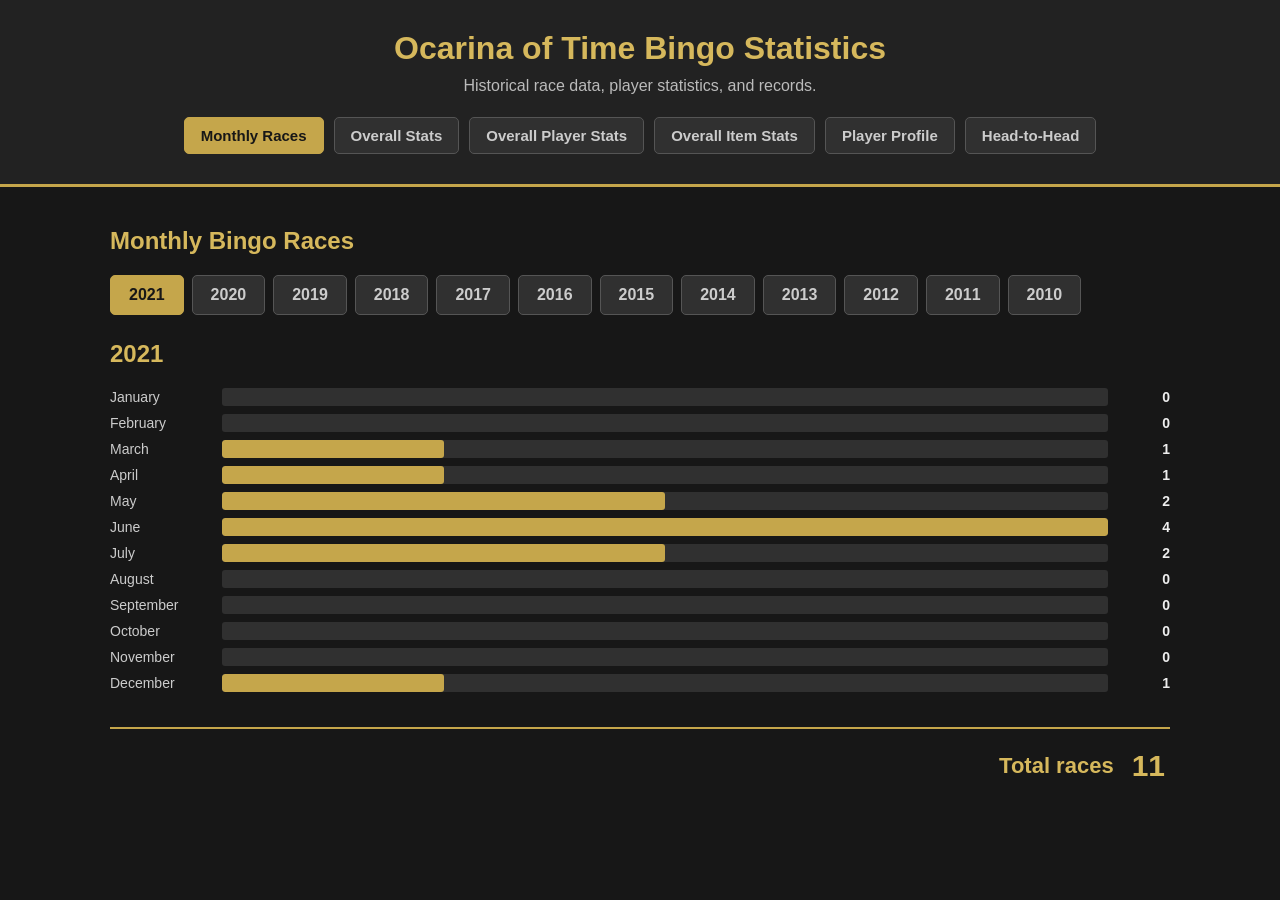
<file: index.html>
<!DOCTYPE html>
<html lang="en">
<head>
    <link rel="stylesheet" href="assets/css/styles.css">
    <meta charset="UTF-8">
    <meta name="viewport" content="width=device-width, initial-scale=1.0">
    <title>OoT Bingo Stats</title>
</head>
<body>

    <header>
        <h1>Ocarina of Time Bingo Statistics</h1>
        <p>Historical race data, player statistics, and records.</p>
        <nav class="site-nav" aria-label="Main navigation">
            <a href="index.html" class="active" aria-current="page">Monthly Races</a>
            <a href="overall_stats.html">Overall Stats</a>
            <a href="overall_player_stats.html">Overall Player Stats</a>
            <a href="overall_itemstats.html">Overall Item Stats</a>
            <a href="player_profile.html">Player Profile</a>
            <a href="head_to_head.html">Head-to-Head</a>
        </nav>
    </header>

<main>
    <h2>Monthly Bingo Races</h2>
    <div id="monthly-stats"></div>
</main>

<script src="assets/js/app.js"></script>
</body>
</html>
</file>
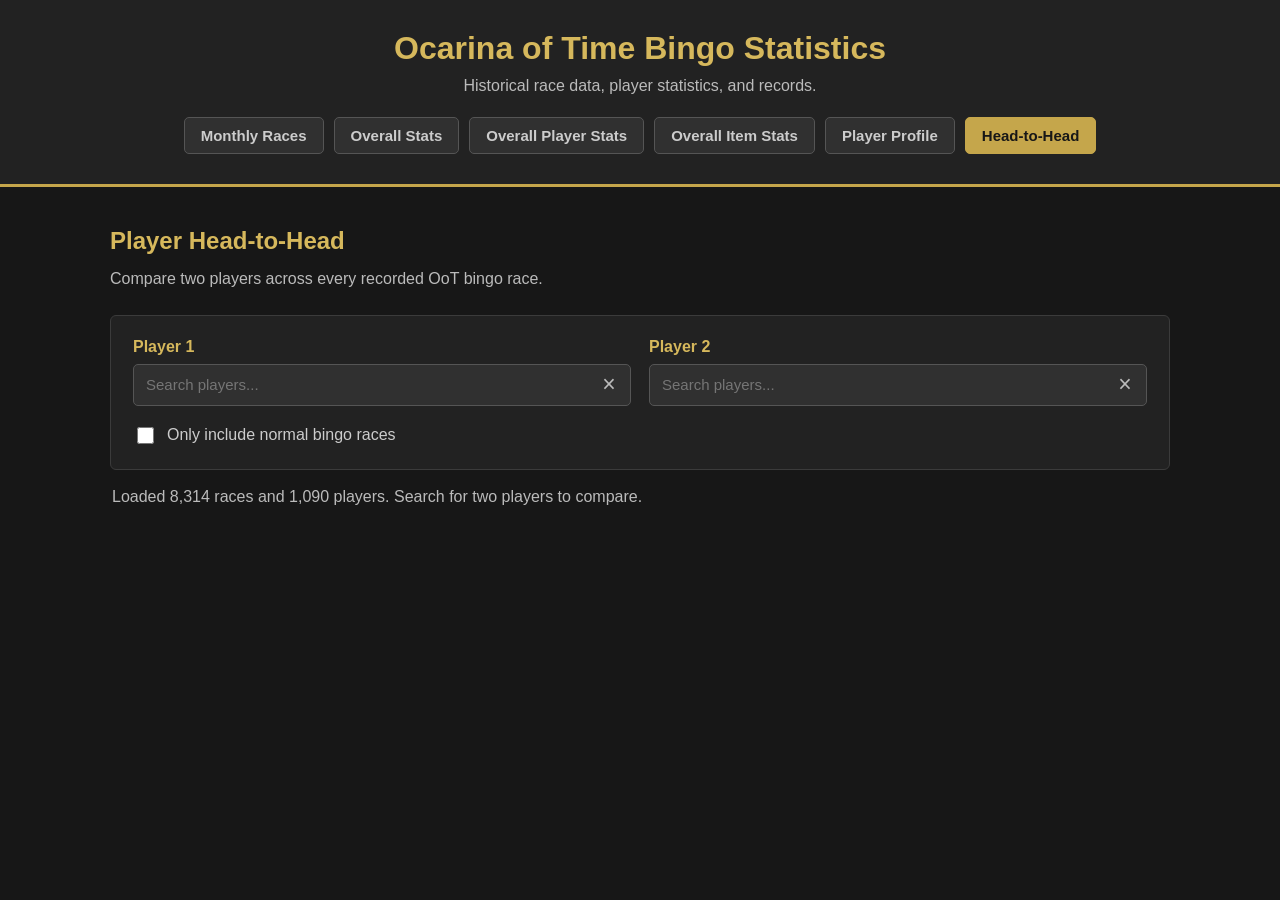
<file: head_to_head.html>
<!DOCTYPE html>
<html lang="en">
<head>
    <meta charset="UTF-8">
    <meta name="viewport" content="width=device-width, initial-scale=1.0">
    <link rel="stylesheet" href="assets/css/styles.css">
    <title>Head-to-Head | OoT Bingo Stats</title>
</head>
<body>
    <header>
        <h1>Ocarina of Time Bingo Statistics</h1>
        <p>Historical race data, player statistics, and records.</p>
        <nav class="site-nav" aria-label="Main navigation">
            <a href="index.html">Monthly Races</a>
            <a href="overall_stats.html">Overall Stats</a>
            <a href="overall_player_stats.html">Overall Player Stats</a>
            <a href="overall_itemstats.html">Overall Item Stats</a>
            <a href="player_profile.html">Player Profile</a>
            <a href="head_to_head.html" class="active" aria-current="page">Head-to-Head</a>
        </nav>
    </header>

    <main>
        <h2>Player Head-to-Head</h2>
        <p class="h2h-intro">Compare two players across every recorded OoT bingo race.</p>

        <section class="h2h-controls" aria-label="Player comparison controls">
            <div class="h2h-player-select h2h-autocomplete" data-player="one">
                <label for="player-one">Player 1</label>
                <div class="h2h-input-wrap">
                    <input id="player-one" type="text" placeholder="Search players..." autocomplete="off"
                        role="combobox" aria-autocomplete="list" aria-expanded="false" aria-controls="player-one-options">
                    <button type="button" class="h2h-clear" aria-label="Clear Player 1" title="Clear">×</button>
                </div>
                <ul id="player-one-options" class="h2h-suggestions" role="listbox" hidden></ul>
            </div>
            <div class="h2h-player-select h2h-autocomplete" data-player="two">
                <label for="player-two">Player 2</label>
                <div class="h2h-input-wrap">
                    <input id="player-two" type="text" placeholder="Search players..." autocomplete="off"
                        role="combobox" aria-autocomplete="list" aria-expanded="false" aria-controls="player-two-options">
                    <button type="button" class="h2h-clear" aria-label="Clear Player 2" title="Clear">×</button>
                </div>
                <ul id="player-two-options" class="h2h-suggestions" role="listbox" hidden></ul>
            </div>
            <label class="h2h-checkbox" for="normal-only">
                <input type="checkbox" id="normal-only">
                <span>Only include normal bingo races</span>
            </label>
        </section>

        <div id="h2h-status" class="stats-message" aria-live="polite">Loading race data...</div>
        <section id="h2h-results" aria-live="polite"></section>
    </main>

    <script src="assets/js/head_to_head.js"></script>
</body>
</html>
</file>
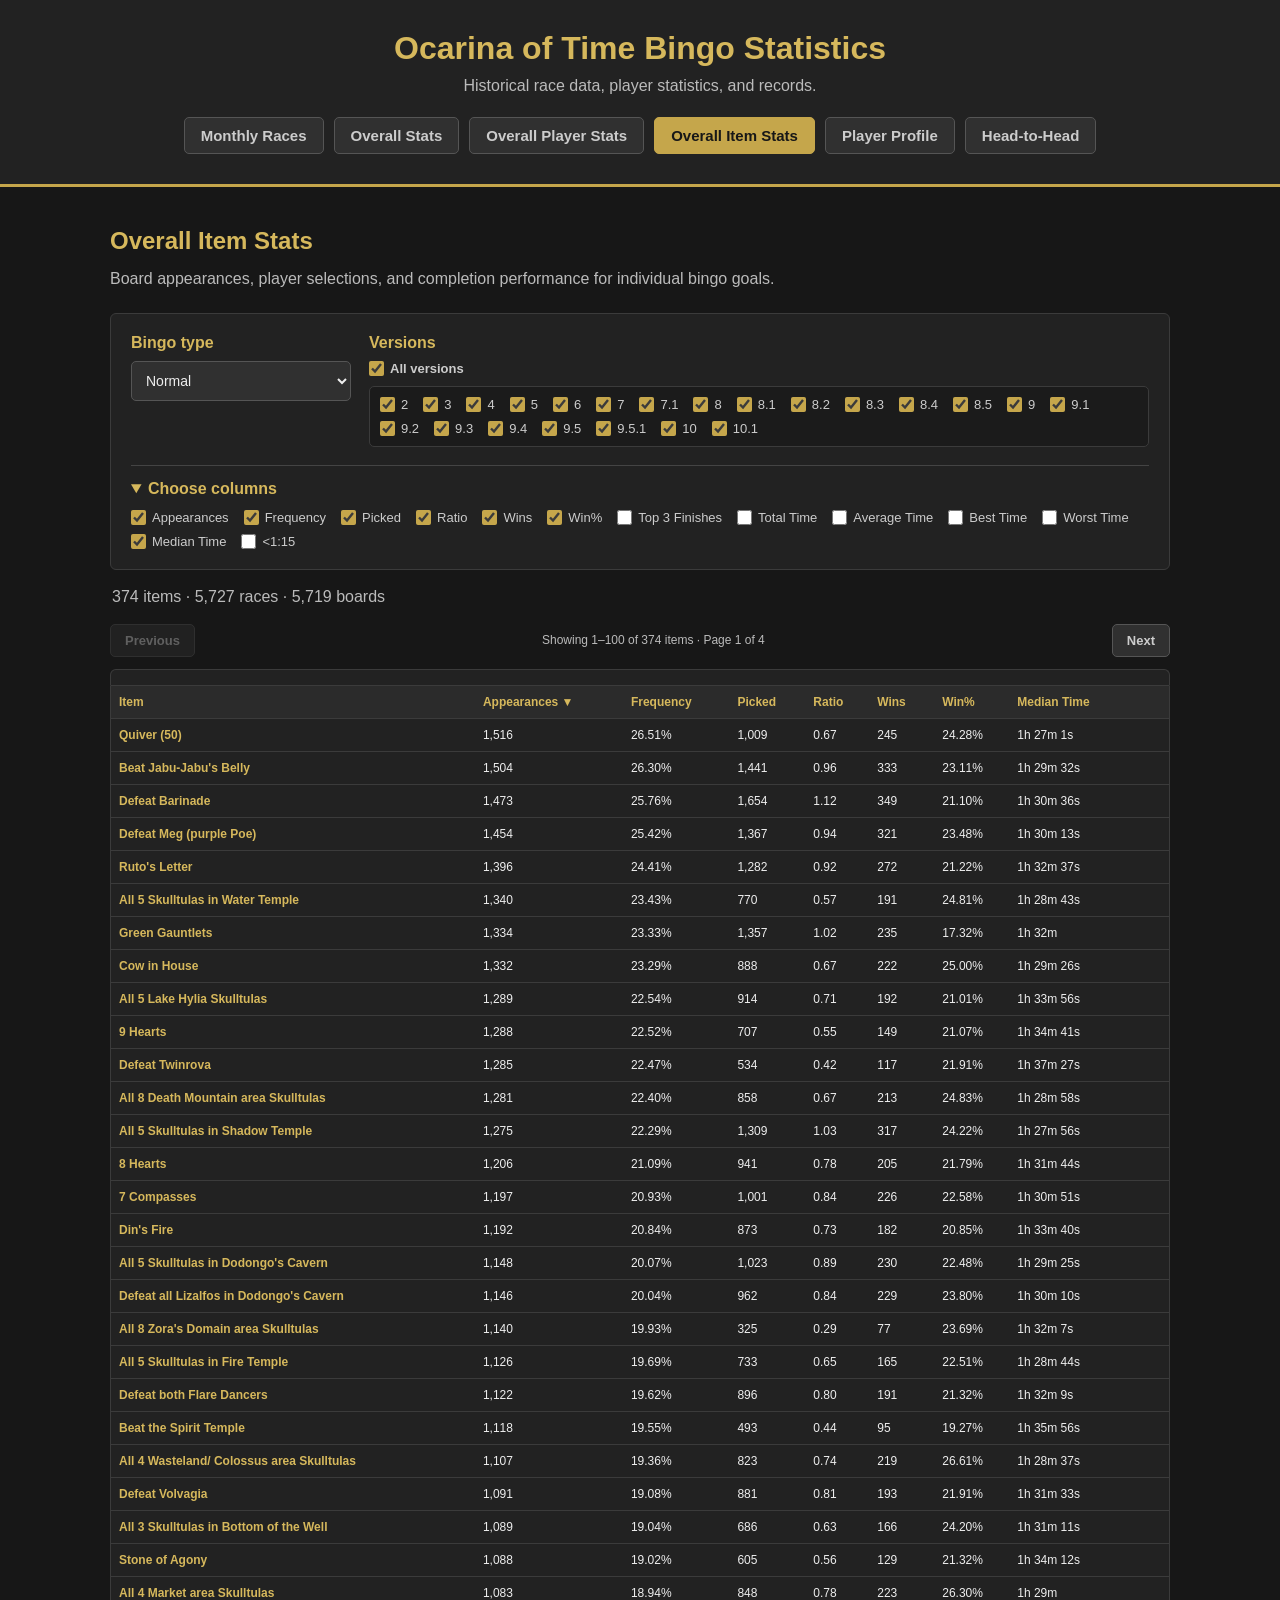
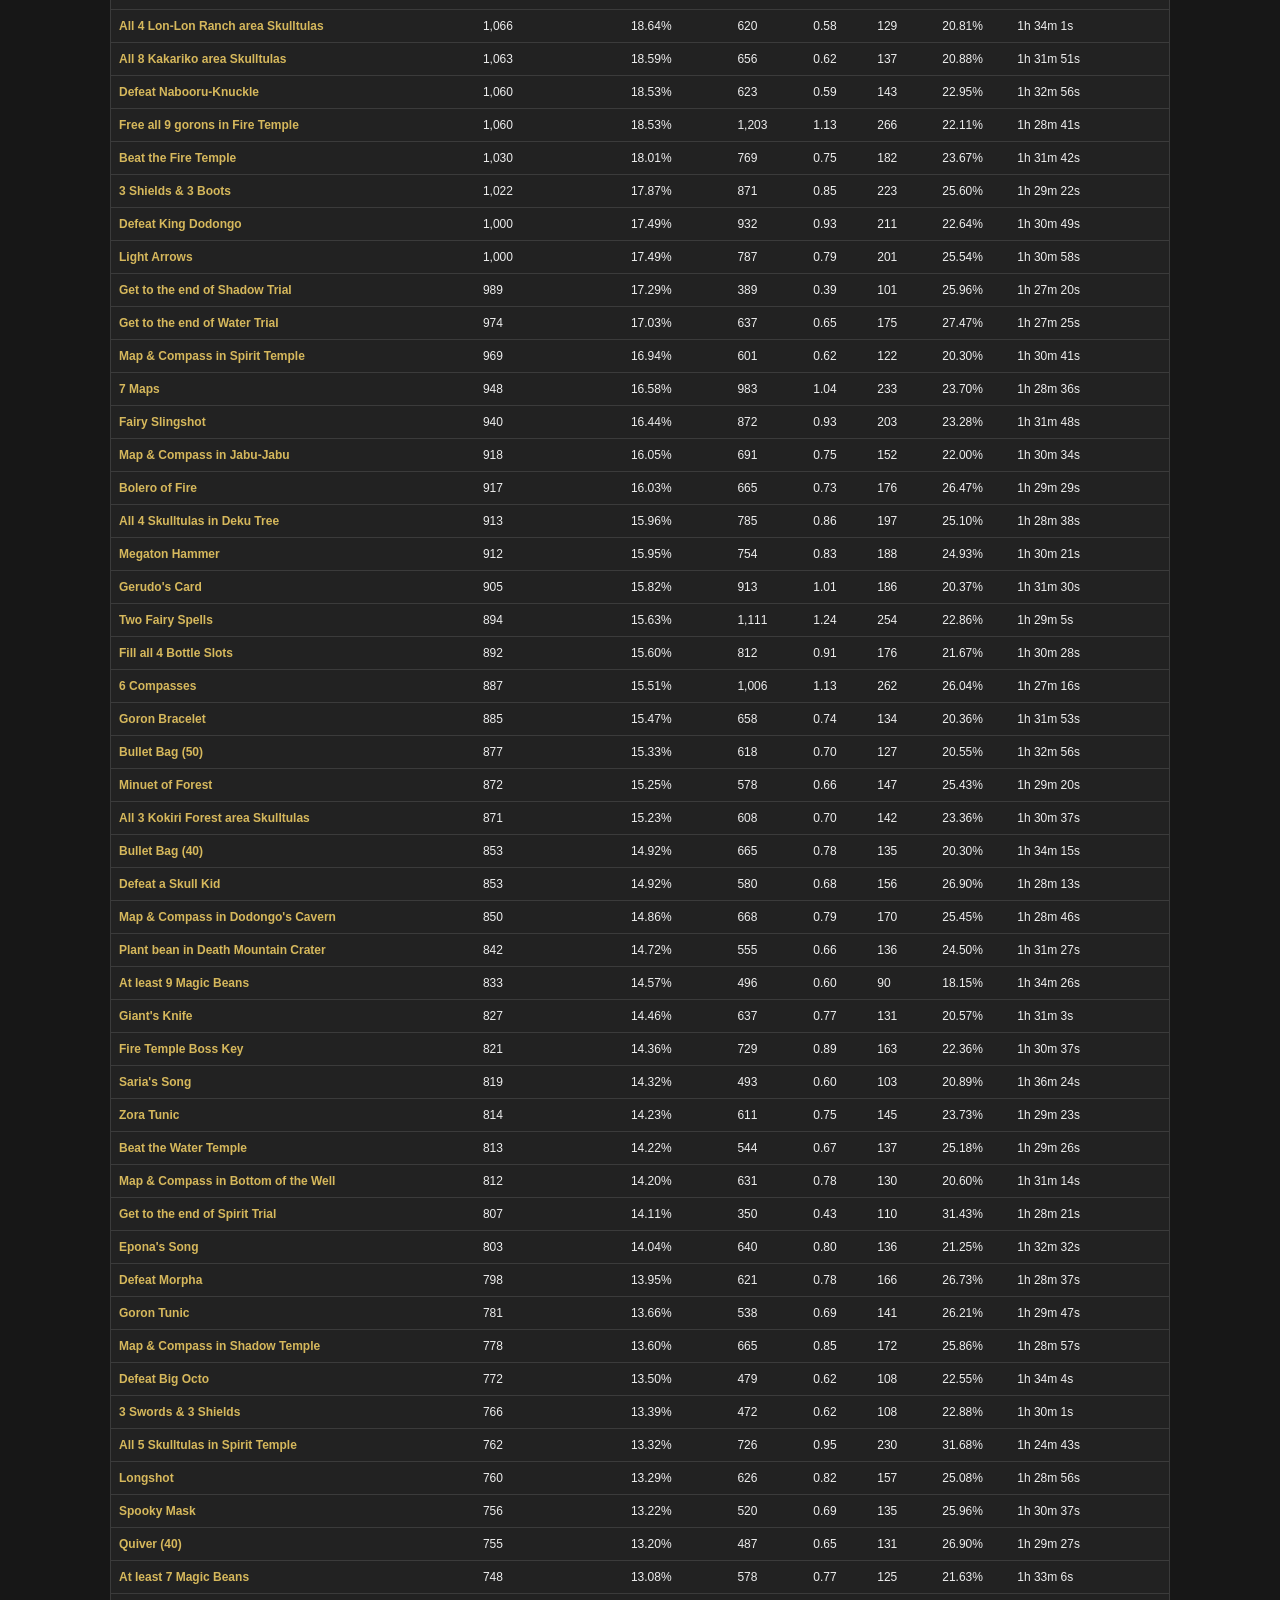
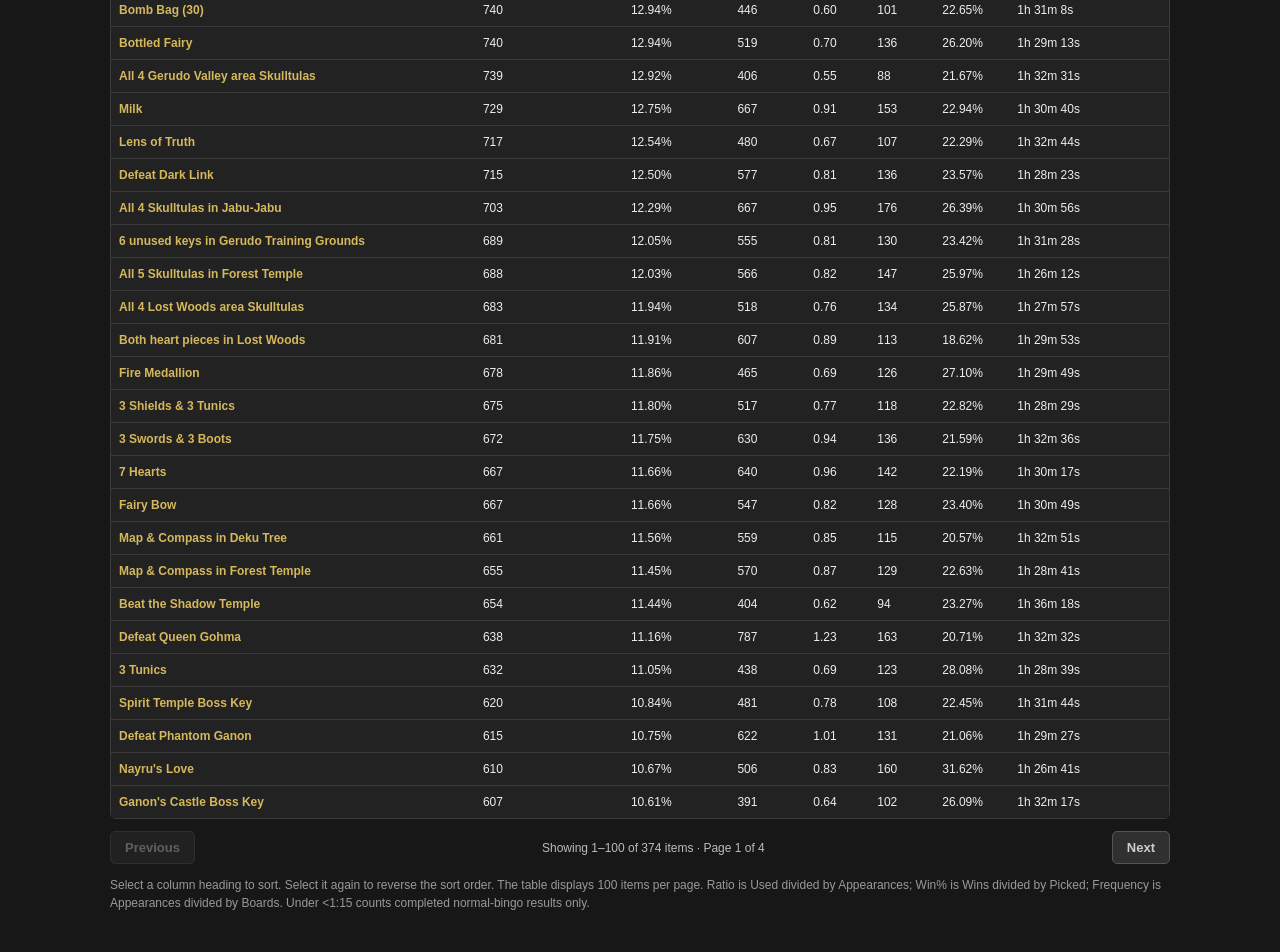
<file: overall_itemstats.html>
<!DOCTYPE html>
<html lang="en">
<head>
    <meta charset="UTF-8">
    <meta name="viewport" content="width=device-width, initial-scale=1.0">
    <link rel="stylesheet" href="assets/css/styles.css">
    <title>Overall Item Stats | OoT Bingo Stats</title>
</head>
<body>
    <header>
        <h1>Ocarina of Time Bingo Statistics</h1>
        <p>Historical race data, player statistics, and records.</p>
        <nav class="site-nav" aria-label="Main navigation">
            <a href="index.html">Monthly Races</a>
            <a href="overall_stats.html">Overall Stats</a>
            <a href="overall_player_stats.html">Overall Player Stats</a>
            <a href="overall_itemstats.html" class="active" aria-current="page">Overall Item Stats</a>
            <a href="player_profile.html">Player Profile</a>
            <a href="head_to_head.html">Head-to-Head</a>
        </nav>
    </header>

    <main>
        <h2>Overall Item Stats</h2>
        <p class="h2h-intro">Board appearances, player selections, and completion performance for individual bingo goals.</p>
        <div id="overall-item-stats" aria-live="polite">
            <p class="stats-message">Loading overall item statistics...</p>
        </div>
    </main>

    <script src="assets/js/overall_item_stats.js"></script>
</body>
</html>
</file>
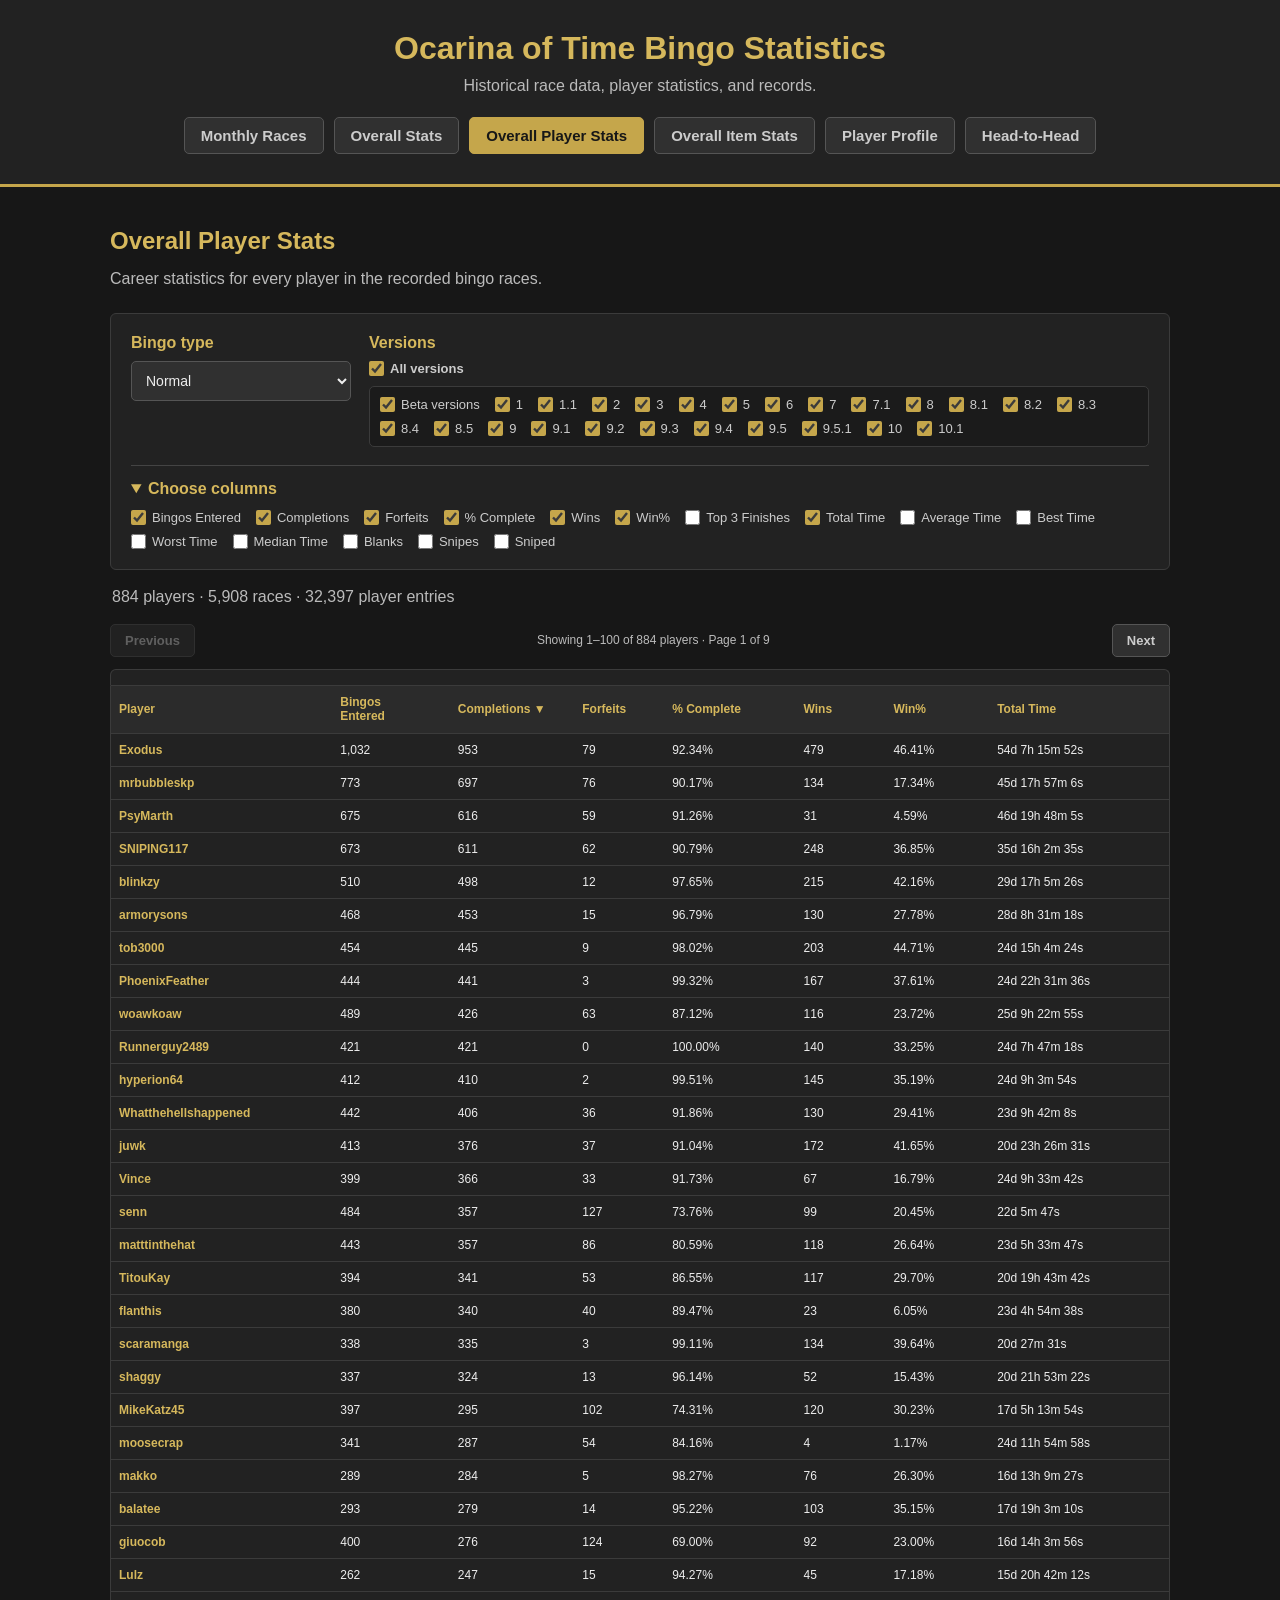
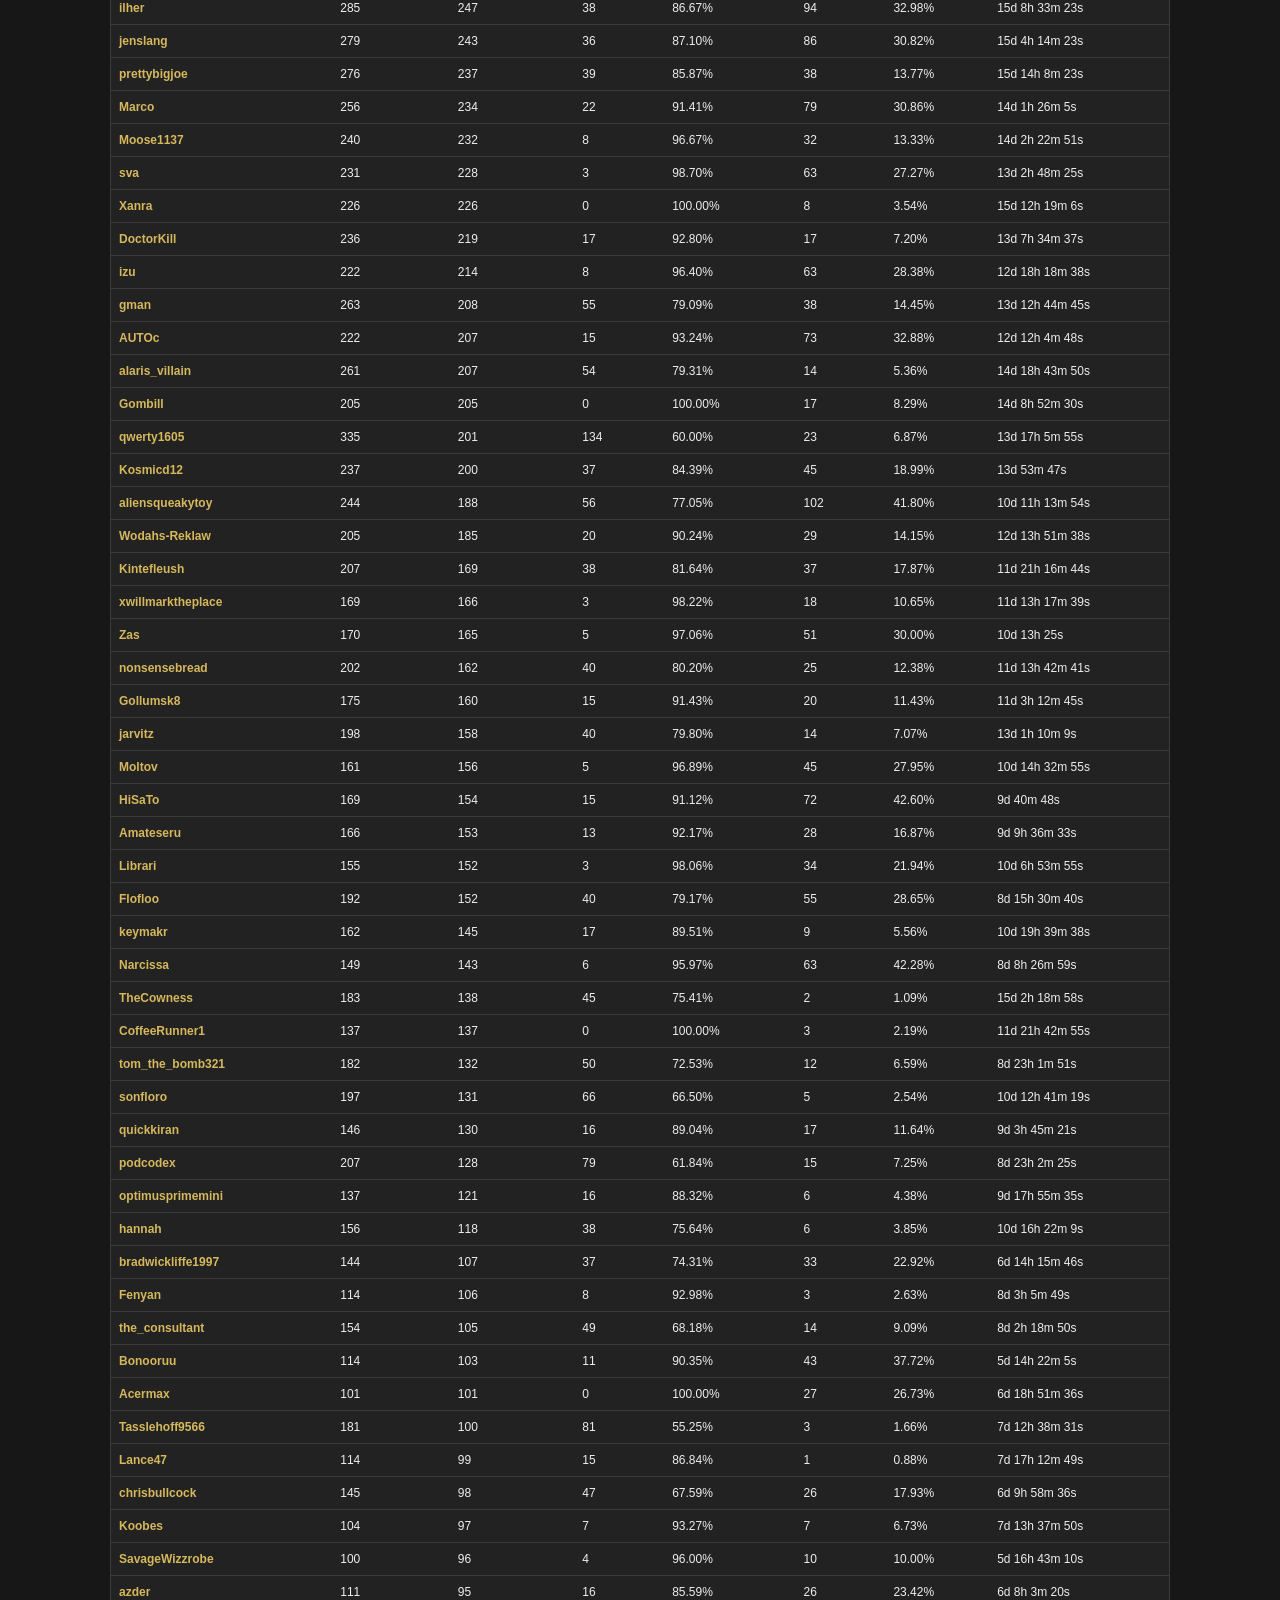
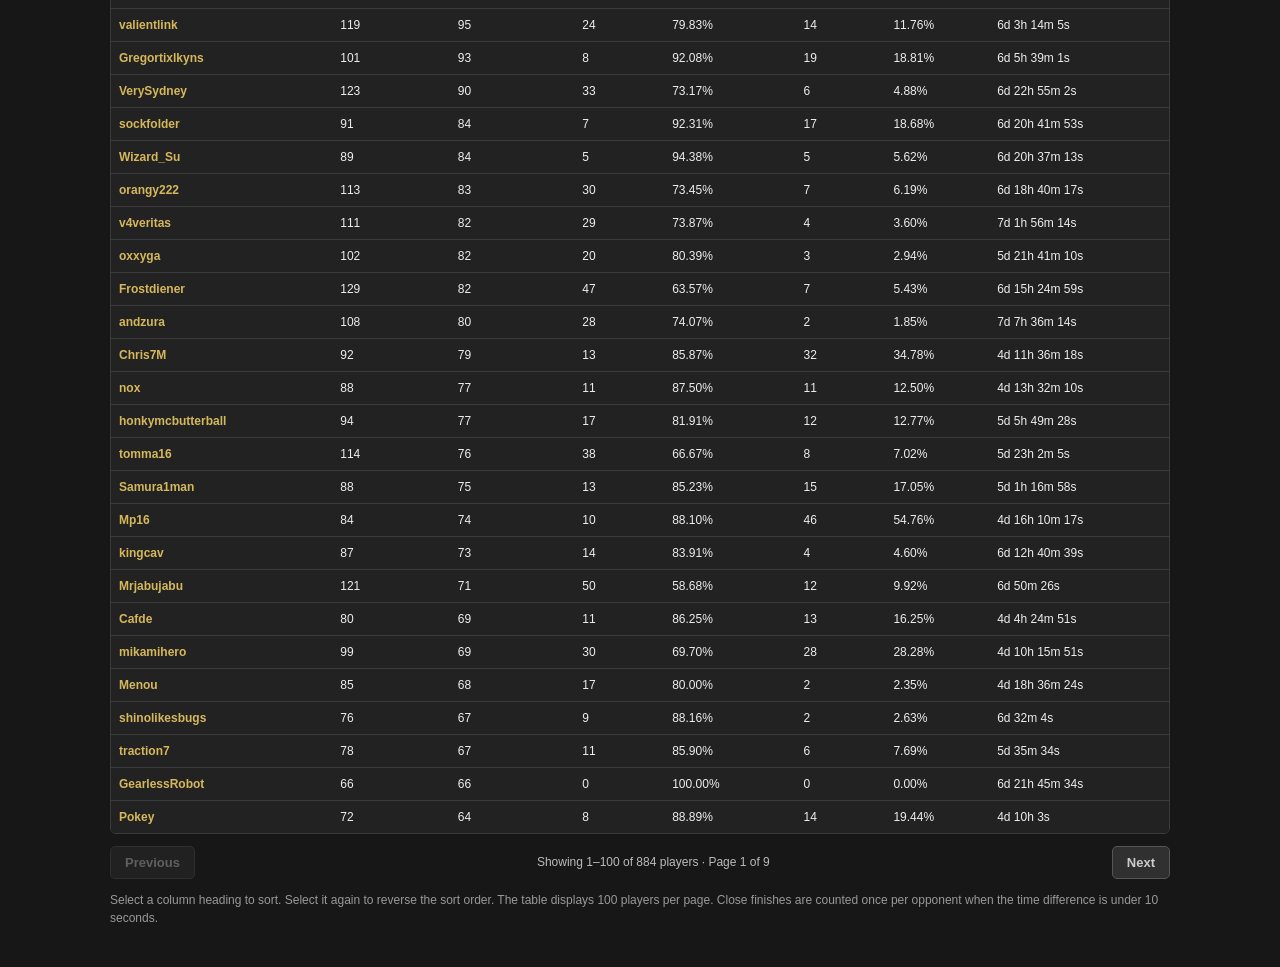
<file: overall_player_stats.html>
<!DOCTYPE html>
<html lang="en">
<head>
    <meta charset="UTF-8">
    <meta name="viewport" content="width=device-width, initial-scale=1.0">
    <link rel="stylesheet" href="assets/css/styles.css">
    <title>Overall Player Stats | OoT Bingo Stats</title>
</head>
<body>
    <header>
        <h1>Ocarina of Time Bingo Statistics</h1>
        <p>Historical race data, player statistics, and records.</p>
        <nav class="site-nav" aria-label="Main navigation">
            <a href="index.html">Monthly Races</a>
            <a href="overall_stats.html">Overall Stats</a>
            <a href="overall_player_stats.html" class="active" aria-current="page">Overall Player Stats</a>
            <a href="overall_itemstats.html">Overall Item Stats</a>
            <a href="player_profile.html">Player Profile</a>
            <a href="head_to_head.html">Head-to-Head</a>
        </nav>
    </header>

    <main>
        <h2>Overall Player Stats</h2>
        <p class="h2h-intro">Career statistics for every player in the recorded bingo races.</p>
        <div id="overall-player-stats" aria-live="polite">
            <p class="stats-message">Loading overall player statistics...</p>
        </div>
    </main>

    <script src="assets/js/overall_player_stats.js"></script>
</body>
</html>
</file>
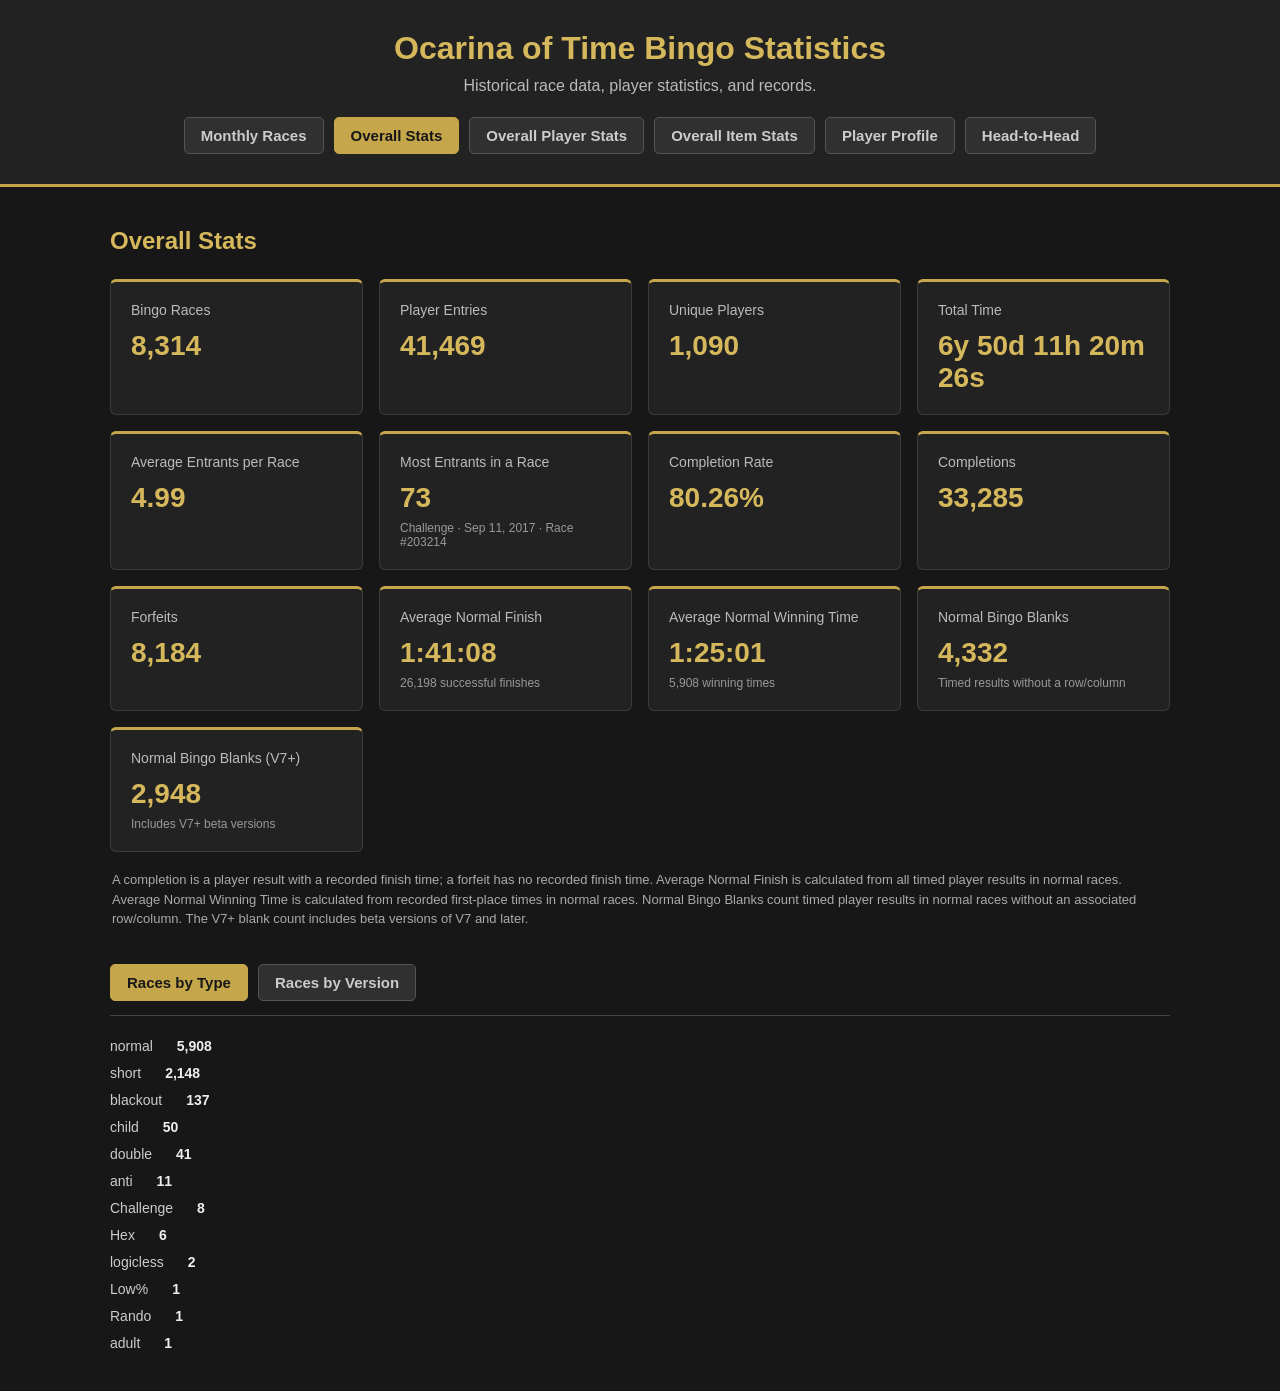
<file: overall_stats.html>
<!DOCTYPE html>
<html lang="en">
<head>
    <meta charset="UTF-8">
    <meta name="viewport" content="width=device-width, initial-scale=1.0">
    <link rel="stylesheet" href="assets/css/styles.css">
    <title>Overall Stats | OoT Bingo Stats</title>
</head>
<body>
    <header>
        <h1>Ocarina of Time Bingo Statistics</h1>
        <p>Historical race data, player statistics, and records.</p>
        <nav class="site-nav" aria-label="Main navigation">
            <a href="index.html">Monthly Races</a>
            <a href="overall_stats.html" class="active" aria-current="page">Overall Stats</a>
            <a href="overall_player_stats.html">Overall Player Stats</a>
            <a href="overall_itemstats.html">Overall Item Stats</a>
            <a href="player_profile.html">Player Profile</a>
            <a href="head_to_head.html">Head-to-Head</a>
        </nav>
    </header>
    <main>
        <h2>Overall Stats</h2>
        <div id="overall-stats" aria-live="polite">
            <p class="stats-message">Loading overall statistics...</p>
        </div>
    </main>
    <script src="assets/js/overall_stats.js"></script>
</body>
</html>
</file>
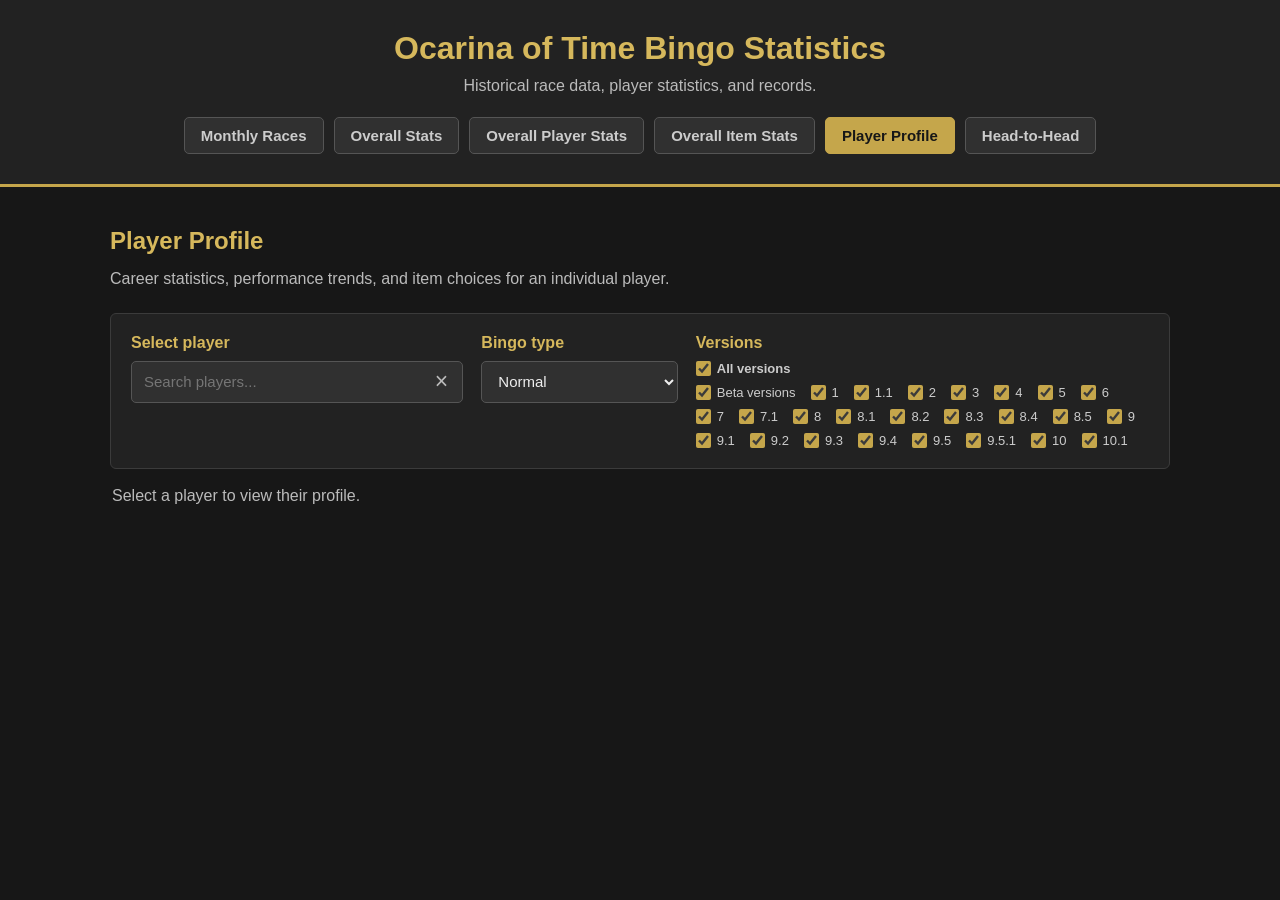
<file: player_profile.html>
<!DOCTYPE html>
<html lang="en">
<head>
    <meta charset="UTF-8">
    <meta name="viewport" content="width=device-width, initial-scale=1.0">
    <link rel="stylesheet" href="assets/css/styles.css">
    <title>Player Profile | OoT Bingo Stats</title>
    <style>
        /* Player Profile — match the site's charcoal, gray, and gold theme. */
        .profile-controls {
            display: grid;
            grid-template-columns: minmax(220px, 1.1fr) minmax(170px, .65fr) minmax(260px, 1.5fr);
            gap: 18px;
            align-items: start;
            margin: 22px 0 18px;
            padding: 20px;
            background: #222222;
            border: 1px solid #3b3b3b;
            border-radius: 6px;
        }
        .profile-player-select { position: relative; min-width: 0; }
        .profile-player-select label, .profile-control-label {
            display: block;
            color: #d6b85c;
            font-weight: bold;
            margin-bottom: 9px;
        }
        .profile-input-wrap { position: relative; display: flex; align-items: center; }
        .profile-input-wrap input, .profile-type-select {
            width: 100%;
            min-width: 0;
            min-height: 42px;
            padding: 9px 42px 9px 12px;
            color: #eeeeee;
            background: #303030;
            border: 1px solid #555555;
            border-radius: 5px;
            font-size: 15px;
        }
        .profile-input-wrap input:focus, .profile-type-select:focus {
            outline: 2px solid #c5a64b;
            outline-offset: 1px;
            border-color: #c5a64b;
        }
        .profile-clear {
            position: absolute;
            right: 8px;
            width: 28px;
            height: 28px;
            padding: 0;
            color: #bbbbbb;
            background: transparent;
            border: 0;
            border-radius: 4px;
            font-size: 23px;
            line-height: 1;
            cursor: pointer;
        }
        .profile-clear:hover { color: #ffffff; background: #484848; }
        .profile-suggestions {
            position: absolute;
            z-index: 30;
            top: calc(100% + 4px);
            left: 0;
            right: 0;
            max-height: 280px;
            overflow-y: auto;
            margin: 0;
            padding: 4px;
            list-style: none;
            background: #252525;
            border: 1px solid #666666;
            border-radius: 5px;
            box-shadow: 0 8px 18px rgba(0,0,0,.45);
        }
        .profile-suggestion, .profile-no-suggestions {
            padding: 9px 10px;
            border-radius: 3px;
            color: #eeeeee;
            font-size: 14px;
        }
        .profile-suggestion { cursor: pointer; }
        .profile-suggestion:hover, .profile-suggestion.active {
            color: #171717;
            background: #c5a64b;
        }
        .profile-no-suggestions { color: #999999; }
        .profile-version-options, .profile-version-list {
            display: flex;
            flex-wrap: wrap;
            gap: 9px 15px;
        }
        .profile-version-options { max-width: 760px; }
        .profile-version-options label {
            display: inline-flex;
            align-items: center;
            gap: 6px;
            color: #cccccc;
            font-size: 13px;
            white-space: nowrap;
            cursor: pointer;
        }
        .profile-version-options input {
            width: 15px;
            height: 15px;
            margin: 0;
            accent-color: #c5a64b;
        }
        .profile-version-all { flex-basis: 100%; font-weight: bold; }
        .profile-status { min-height: 22px; margin: 12px 2px 18px; color: #bbbbbb; }
        .profile-section { margin: 28px 0; }
        .profile-section h3 {
            color: #d6b85c;
            font-size: 22px;
            margin: 0 0 14px;
            border-bottom: 1px solid #444444;
            padding-bottom: 9px;
        }
        .profile-overview-layout {
            display: grid;
            grid-template-columns: minmax(0, 2fr) minmax(280px, 1fr);
            gap: 22px;
            align-items: start;
            margin-top: 24px;
        }
        .profile-stat-grid {
            display: grid;
            grid-template-columns: repeat(3, minmax(0, 1fr));
            gap: 14px;
            margin-top: 0;
        }
        .profile-overview-layout .profile-section { margin: 0; min-width: 0; }
        .profile-overview-layout .profile-section h3 { margin-top: 0; }
        .profile-overview-layout .profile-items-table { table-layout: fixed; }
        .profile-overview-layout .profile-items-table td:first-child { overflow-wrap: anywhere; }
        .profile-stat-card {
            min-height: 115px;
            padding: 20px;
            background: #222222;
            border: 1px solid #3b3b3b;
            border-top: 3px solid #c5a64b;
            border-radius: 6px;
            min-width: 0;
        }
        .profile-stat-label { color: #bbbbbb; font-size: 14px; margin-bottom: 12px; }
        .profile-stat-value {
            color: #d6b85c;
            font-size: 26px;
            font-weight: bold;
            font-variant-numeric: tabular-nums;
            overflow-wrap: anywhere;
        }
        .profile-chart-card {
            padding: 20px;
            background: #222222;
            border: 1px solid #3b3b3b;
            border-top: 3px solid #c5a64b;
            border-radius: 6px;
            margin: 14px 0;
            color: #eeeeee;
        }
        .profile-chart-wrap { width: 100%; overflow-x: auto; }
        .profile-chart { display: block; width: 100%; min-width: 620px; height: auto; color: #cccccc; }
        .profile-chart-legend {
            display: flex;
            flex-wrap: wrap;
            gap: 1rem;
            color: #cccccc;
            font-size: .9rem;
            margin-top: .75rem;
        }
        .profile-legend-line {
            display: inline-block;
            width: 24px;
            border-top: 3px solid currentColor;
            vertical-align: middle;
            margin-right: .35rem;
        }
        .profile-items-table {
            width: 100%;
            border-collapse: collapse;
            background: #222222;
            color: #eeeeee;
            border: 1px solid #3b3b3b;
            border-radius: 6px;
            font-size: 14px;
        }
        .profile-items-table th, .profile-items-table td {
            text-align: left;
            padding: 11px 12px;
            border-bottom: 1px solid #3b3b3b;
        }
        .profile-items-table th {
            color: #d6b85c;
            background: #2b2b2b;
            font-weight: bold;
        }
        .profile-items-table th:last-child, .profile-items-table td:last-child {
            text-align: right;
            font-variant-numeric: tabular-nums;
        }
        .profile-items-table tbody tr:hover { background: #2b2b2b; }
        .profile-items-table tbody tr:last-child td { border-bottom: 0; }
        .profile-muted { color: #aaaaaa; font-size: 13px; line-height: 1.5; }
        .profile-empty { padding: 1rem; text-align: center; color: #aaaaaa; }
        @media (max-width: 1050px) {
            .profile-overview-layout { grid-template-columns: minmax(0, 1.7fr) minmax(250px, 1fr); gap: 16px; }
            .profile-stat-grid { grid-template-columns: repeat(2, minmax(0, 1fr)); }
        }
        @media (max-width: 800px) {
            .profile-overview-layout { grid-template-columns: 1fr; }
            .profile-stat-grid { grid-template-columns: repeat(3, minmax(0, 1fr)); }
            .profile-controls { grid-template-columns: repeat(2, minmax(0, 1fr)); }
            .profile-controls > :last-child { grid-column: 1 / -1; }
        }
        @media (max-width: 600px) {
            .profile-controls { display: block; padding: 16px; }
            .profile-controls > * { margin-bottom: 18px; }
            .profile-controls > :last-child { margin-bottom: 0; }
            .profile-stat-grid { grid-template-columns: repeat(2, minmax(0, 1fr)); }
            .profile-stat-card { padding: 16px; }
            .profile-stat-value { font-size: 23px; }
            .profile-chart-card { padding: 14px; }
        }
    </style>
</head>
<body>
    <header>
        <h1>Ocarina of Time Bingo Statistics</h1>
        <p>Historical race data, player statistics, and records.</p>
        <nav class="site-nav" aria-label="Main navigation">
            <a href="index.html">Monthly Races</a>
            <a href="overall_stats.html">Overall Stats</a>
            <a href="overall_player_stats.html">Overall Player Stats</a>
            <a href="overall_itemstats.html">Overall Item Stats</a>
            <a href="player_profile.html" class="active" aria-current="page">Player Profile</a>
            <a href="head_to_head.html">Head-to-Head</a>
        </nav>
    </header>

    <main>
        <h2>Player Profile</h2>
        <p class="h2h-intro">Career statistics, performance trends, and item choices for an individual player.</p>

        <section class="profile-controls" aria-label="Player profile filters">
            <div class="profile-player-select">
                <label for="profile-player">Select player</label>
                <div class="profile-input-wrap">
                    <input id="profile-player" type="text" placeholder="Search players..." autocomplete="off"
                        role="combobox" aria-autocomplete="list" aria-expanded="false" aria-controls="profile-player-options">
                    <button type="button" id="profile-clear" class="profile-clear" aria-label="Clear player" title="Clear">×</button>
                </div>
                <ul id="profile-player-options" class="profile-suggestions" role="listbox" hidden></ul>
            </div>
            <div>
                <label class="profile-control-label" for="profile-type">Bingo type</label>
                <select id="profile-type" class="profile-type-select">
                    <option value="all">All</option>
                    <option value="normal" selected>Normal</option>
                    <option value="blackout">Blackout</option>
                    <option value="short">Short</option>
                    <option value="child">Child</option>
                    <option value="double">Double</option>
                    <option value="anti">Anti Bingo</option>
                </select>
            </div>
            <div>
                <div class="profile-control-label">Versions</div>
                <div id="profile-versions" class="profile-version-options"></div>
            </div>
        </section>

        <div id="profile-status" class="profile-status" aria-live="polite">Loading player profile data...</div>
        <section id="profile-results" aria-live="polite"></section>
    </main>
    <script src="assets/js/player_profile.js"></script>
</body>
</html>
</file>
<file: assets/css/styles.css>
/* General page styling */
* {
    box-sizing: border-box;
}

body {
    margin: 0;
    font-family: Arial, sans-serif;
    background-color: #171717;
    color: #eeeeee;
}

/* Header */
header {
    background-color: #222222;
    border-bottom: 3px solid #c5a64b;
    padding: 30px 20px;
    text-align: center;
}

header h1 {
    color: #d6b85c;
    margin: 0 0 10px;
    font-size: 32px;
}

header p {
    color: #bbbbbb;
    margin: 0;
}

/* Main content */
main {
    max-width: 1100px;
    margin: 40px auto;
    padding: 0 20px;
}

h2 {
    color: #d6b85c;
}


/* Monthly race statistics */

.year-section {
    margin-bottom: 45px;
}

.year-section h2 {
    font-size: 24px;
    margin-bottom: 18px;
    border-bottom: 1px solid #444444;
    padding-bottom: 8px;
}

.monthly-chart {
    display: flex;
    flex-direction: column;
    gap: 10px;
}

.month-row {
    display: grid;
    grid-template-columns: 110px 1fr 45px;
    align-items: center;
    gap: 12px;
}

.month-name {
    color: #cccccc;
    font-size: 14px;
}

.bar-container {
    background-color: #303030;
    height: 22px;
    border-radius: 4px;
    overflow: hidden;
}

.bar {
    height: 100%;
    background-color: #c5a64b;
    border-radius: 4px;
    transition: width 0.5s ease;
}

.race-count {
    text-align: right;
    font-size: 14px;
    color: #eeeeee;
    font-weight: bold;
}

/* Smaller screens */
@media (max-width: 600px) {
    .month-row {
        grid-template-columns: 85px 1fr 35px;
        gap: 8px;
    }
}



/* Fix monthly chart layout */

.monthly-chart {
    display: flex;
    flex-direction: column;
    gap: 8px;
    width: 100%;
}

.month-row {
    display: grid !important;
    grid-template-columns: 100px minmax(0, 1fr) 50px;
    align-items: center;
    gap: 12px;
    width: 100%;
}

.month-name {
    display: block;
    color: #cccccc;
    font-size: 14px;
}

.bar-container {
    display: block;
    width: 100%;
    height: 18px;
    background-color: #303030;
    border-radius: 3px;
    overflow: hidden;
}

.bar {
    display: block;
    height: 100%;
    background-color: #c5a64b;
    border-radius: 3px;
}

.race-count {
    display: block;
    text-align: right;
    color: #eeeeee;
    font-size: 14px;
    font-weight: bold;
}


/* Year selection buttons */

.year-buttons {
    display: flex;
    flex-wrap: wrap;
    gap: 8px;
    margin-bottom: 25px;
}

.year-buttons button {
    background-color: #303030;
    color: #cccccc;
    border: 1px solid #444444;
    border-radius: 5px;
    padding: 9px 16px;
    font-size: 15px;
    font-weight: bold;
    cursor: pointer;
    transition: background-color 0.2s, color 0.2s;
}

.year-buttons button:hover {
    background-color: #484848;
    color: #ffffff;
}

.year-buttons button.active {
    background-color: #c5a64b;
    color: #171717;
    border-color: #c5a64b;
}

/* Selected year heading */

#year-chart h2 {
    margin-bottom: 20px;
    font-size: 24px;
}

/* Annual total */

.year-total {
    display: flex;
    justify-content: space-between;
    align-items: center;
    margin-top: 25px;
    padding: 15px 5px;
    border-top: 2px solid #c5a64b;
    font-size: 17px;
    color: #eeeeee;
}

.year-total strong {
    color: #d6b85c;
    font-size: 24px;
}


/* Year selection buttons */
.year-buttons button {
    appearance: none;
    -webkit-appearance: none;
    background: #303030 !important;
    color: #cccccc !important;
    border: 1px solid #555555 !important;
    border-radius: 5px;
    padding: 10px 18px;
    font-size: 16px;
    font-weight: bold;
    cursor: pointer;
}

.year-buttons button:hover {
    background: #484848 !important;
    color: #ffffff !important;
}

.year-buttons button.active {
    background: #c5a64b !important;
    color: #171717 !important;
    border-color: #c5a64b !important;
}

/* Annual total */
.year-total {
    display: flex;
    justify-content: flex-end;
    align-items: center;
    gap: 18px;
    width: 100%;
    margin-top: 35px;
    padding: 20px 5px;
    border-top: 2px solid #c5a64b;
    color: #d6b85c;
    font-size: 22px;
    font-weight: bold;
    text-align: right;
}

.year-total strong {
    color: #d6b85c;
    font-size: 30px;
    font-weight: bold;
}



/* Main site navigation */
.site-nav {
    display: flex;
    justify-content: center;
    flex-wrap: wrap;
    gap: 10px;
    margin-top: 22px;
}
.site-nav a {
    color: #cccccc;
    background: #303030;
    border: 1px solid #555555;
    border-radius: 5px;
    padding: 9px 16px;
    font-size: 15px;
    font-weight: bold;
    text-decoration: none;
    transition: background-color 0.2s, color 0.2s;
}
.site-nav a:hover { background: #484848; color: #ffffff; }
.site-nav a.active { background: #c5a64b; color: #171717; border-color: #c5a64b; }

/* Overall statistics page */
.stats-grid {
    display: grid;
    grid-template-columns: repeat(auto-fit, minmax(210px, 1fr));
    gap: 16px;
    margin-top: 24px;
}
.stat-card {
    min-height: 120px;
    padding: 20px;
    background: #222222;
    border: 1px solid #3b3b3b;
    border-top: 3px solid #c5a64b;
    border-radius: 6px;
}
.stat-label { color: #bbbbbb; font-size: 14px; margin-bottom: 12px; }
.stat-value {
    color: #d6b85c;
    font-size: 28px;
    font-weight: bold;
    font-variant-numeric: tabular-nums;
}
.stat-detail { color: #999999; font-size: 12px; margin-top: 7px; }
.stats-note { color: #aaaaaa; font-size: 13px; line-height: 1.5; margin: 18px 2px 35px; }
.race-type-section { margin-top: 30px; }
.race-type-section h3 {
    color: #d6b85c;
    font-size: 22px;
    margin-bottom: 20px;
    border-bottom: 1px solid #444444;
    padding-bottom: 9px;
}
.race-type-list { display: flex; flex-direction: column; gap: 11px; }
.race-type-row {
    display: grid;
    grid-template-columns: max-content max-content;
    align-items: center;
    justify-content: start;
    column-gap: 24px;
}
.race-type-name { color: #cccccc; font-size: 14px; }
.race-type-bar-container {
    height: 18px;
    background: #303030;
    border-radius: 3px;
    overflow: hidden;
}
.race-type-bar { height: 100%; background: #c5a64b; border-radius: 3px; }
.race-type-count {
    color: #eeeeee;
    font-size: 14px;
    font-weight: bold;
    text-align: right;
    font-variant-numeric: tabular-nums;
}
.stats-message { color: #bbbbbb; }
@media (max-width: 600px) {
    .race-type-row { grid-template-columns: 85px minmax(0, 1fr) 50px; gap: 8px; }
    .stat-value { font-size: 24px; }
}


/* Clickable largest-race statistic */
.stat-card-link {
    display: block;
    color: inherit;
    text-decoration: none;
    cursor: pointer;
    transition: border-color 0.2s, background-color 0.2s, transform 0.2s;
}
.stat-card-link:hover {
    background-color: #292929;
    border-color: #c5a64b;
    transform: translateY(-2px);
}
.stat-card-link:focus-visible {
    outline: 2px solid #d6b85c;
    outline-offset: 3px;
}


/* Head-to-head comparison page */
.h2h-intro {
    color: #bbbbbb;
    margin-top: -8px;
    line-height: 1.5;
}
.h2h-controls {
    display: grid;
    grid-template-columns: repeat(2, minmax(220px, 1fr));
    gap: 18px;
    align-items: end;
    margin: 24px 0 18px;
    padding: 22px;
    background: #222222;
    border: 1px solid #3b3b3b;
    border-radius: 6px;
}
.h2h-player-select {
    display: flex;
    flex-direction: column;
    gap: 8px;
}
.h2h-player-select label {
    color: #d6b85c;
    font-weight: bold;
}
.h2h-player-select select {
    width: 100%;
    min-height: 42px;
    padding: 9px 12px;
    color: #eeeeee;
    background: #303030;
    border: 1px solid #555555;
    border-radius: 5px;
    font-size: 15px;
}
.h2h-checkbox {
    grid-column: 1 / -1;
    display: flex;
    align-items: center;
    gap: 10px;
    color: #cccccc;
    cursor: pointer;
}
.h2h-checkbox input {
    width: 17px;
    height: 17px;
    accent-color: #c5a64b;
}
#h2h-status {
    min-height: 22px;
    margin: 12px 2px 18px;
}
.h2h-summary-grid {
    margin-top: 18px;
}
.h2h-stat-card {
    min-height: 115px;
}
.h2h-highlights {
    display: grid;
    grid-template-columns: repeat(2, minmax(0, 1fr));
    gap: 16px;
    margin: 22px 0 32px;
}
.h2h-highlight {
    padding: 20px;
    background: #222222;
    border: 1px solid #3b3b3b;
    border-top: 3px solid #c5a64b;
    border-radius: 6px;
    min-width: 0;
}
.h2h-highlight h3,
.h2h-table-section h3 {
    color: #d6b85c;
    margin: 0 0 14px;
    font-size: 19px;
}
.h2h-highlight-result {
    color: #eeeeee;
    font-size: 22px;
    font-weight: bold;
    margin-bottom: 8px;
    overflow-wrap: anywhere;
}
.h2h-highlight-detail,
.h2h-muted {
    color: #aaaaaa;
    font-size: 13px;
    line-height: 1.5;
}
.h2h-highlight-link {
    margin-top: 12px;
}
.h2h-race-link {
    color: #d6b85c;
    text-decoration: underline;
    text-underline-offset: 2px;
}
.h2h-race-link:hover {
    color: #f0d77d;
}
.h2h-table-section {
    margin-top: 28px;
}
.h2h-table-wrap {
    width: 100%;
    overflow-x: auto;
    border: 1px solid #3b3b3b;
    border-radius: 6px;
}
.h2h-table {
    width: 100%;
    min-width: 1050px;
    border-collapse: collapse;
    background: #222222;
    font-size: 13px;
    font-variant-numeric: tabular-nums;
}
.h2h-table th,
.h2h-table td {
    padding: 11px 12px;
    text-align: left;
    border-bottom: 1px solid #3b3b3b;
    white-space: nowrap;
}
.h2h-table th {
    color: #d6b85c;
    background: #2b2b2b;
    font-weight: bold;
}
.h2h-table tbody tr:hover {
    background: #2b2b2b;
}
.h2h-table tbody tr:last-child td {
    border-bottom: 0;
}
.h2h-player-one {
    color: #d6b85c;
    font-weight: bold;
}
.h2h-player-two {
    color: #eeeeee;
    font-weight: bold;
}
.h2h-tie {
    color: #bbbbbb;
    font-weight: bold;
}
.h2h-table-note {
    color: #999999;
    font-size: 12px;
    line-height: 1.5;
    margin-top: 12px;
}
.h2h-error {
    color: #ff9999;
}
@media (max-width: 650px) {
    .h2h-controls {
        grid-template-columns: 1fr;
        padding: 16px;
    }
    .h2h-checkbox {
        grid-column: 1;
    }
    .h2h-highlights {
        grid-template-columns: 1fr;
    }
}


/* Head-to-head player autocomplete */
.h2h-input-wrap {
    position: relative;
    display: flex;
    align-items: center;
}
.h2h-player-select input {
    width: 100%;
    min-height: 42px;
    padding: 9px 42px 9px 12px;
    color: #eeeeee;
    background: #303030;
    border: 1px solid #555555;
    border-radius: 5px;
    font-size: 15px;
}
.h2h-player-select input:focus {
    outline: 2px solid #c5a64b;
    outline-offset: 1px;
    border-color: #c5a64b;
}
.h2h-clear {
    position: absolute;
    right: 8px;
    width: 28px;
    height: 28px;
    padding: 0;
    color: #bbbbbb;
    background: transparent;
    border: 0;
    border-radius: 4px;
    font-size: 23px;
    line-height: 1;
    cursor: pointer;
}
.h2h-clear:hover {
    color: #ffffff;
    background: #484848;
}
.h2h-suggestions {
    position: absolute;
    z-index: 20;
    top: calc(100% + 4px);
    left: 0;
    right: 0;
    max-height: 280px;
    overflow-y: auto;
    margin: 0;
    padding: 4px;
    list-style: none;
    background: #252525;
    border: 1px solid #666666;
    border-radius: 5px;
    box-shadow: 0 8px 18px rgba(0, 0, 0, 0.45);
}
.h2h-suggestion,
.h2h-no-suggestions {
    padding: 9px 10px;
    border-radius: 3px;
    color: #eeeeee;
    font-size: 14px;
}
.h2h-suggestion {
    cursor: pointer;
}
.h2h-suggestion:hover,
.h2h-suggestion.active {
    color: #171717;
    background: #c5a64b;
}
.h2h-no-suggestions {
    color: #999999;
}


/* Keep autocomplete menus anchored to their own search fields */
.h2h-autocomplete {
    position: relative;
    min-width: 0;
}
.h2h-autocomplete:focus-within {
    z-index: 30;
}
.h2h-suggestions {
    top: calc(100% + 4px);
    left: 0;
    right: 0;
    width: 100%;
    max-height: 280px;
    overflow-y: auto;
}


/* Overall stats breakdown toggle buttons */
.breakdown-tabs {
    display: flex;
    gap: 10px;
    margin-top: 30px;
    padding-bottom: 14px;
    border-bottom: 1px solid #444444;
}

.breakdown-tabs button {
    appearance: none;
    background: #303030;
    color: #cccccc;
    border: 1px solid #555555;
    border-radius: 5px;
    padding: 9px 16px;
    font-size: 15px;
    font-weight: bold;
    cursor: pointer;
    transition: background-color 0.2s, color 0.2s;
}

.breakdown-tabs button:hover {
    background: #484848;
    color: #ffffff;
}

.breakdown-tabs button.active {
    background: #c5a64b;
    color: #171717;
    border-color: #c5a64b;
}

/* Selected breakdown */
.breakdown-content {
    margin-top: 22px;
}

.breakdown-content .race-type-section {
    margin-top: 0;
}

/* Align all counts in a consistent left-justified column */
.race-type-row {
    display: grid;
    grid-template-columns: max-content max-content;
    justify-content: start;
    align-items: center;
    column-gap: 24px;
}

.race-type-count {
    text-align: left;
    font-variant-numeric: tabular-nums;
}

/* Keep the same alignment on smaller screens */
@media (max-width: 600px) {
    .race-type-row {
        grid-template-columns: max-content max-content;
        column-gap: 20px;
    }
}



/* Overall player statistics table */
.player-stats-summary {
    color: #bbbbbb;
    margin: 18px 2px;
}
.player-stats-table-wrap {
    margin-top: 12px;
    overflow-x: auto;
    position: relative;
}
.player-stats-table {
    width: max-content;
    min-width: 100%;
    table-layout: auto;
    font-size: 12px;
}
.player-stats-table th,
.player-stats-table td {
    padding: 9px 8px;
}
.player-stats-table th[data-column-key="player"] { width: 160px; }
.player-stats-table th[data-column-key="bingosEntered"] { width: 85px; }
.player-stats-table th[data-column-key="completions"] { width: 90px; }
.player-stats-table th[data-column-key="forfeits"] { width: 65px; }
.player-stats-table th[data-column-key="completionPercent"] { width: 95px; }
.player-stats-table th[data-column-key="wins"] { width: 65px; }
.player-stats-table th[data-column-key="winPercent"] { width: 75px; }
.player-stats-table th[data-column-key="top3Finishes"] { width: 85px; }
.player-stats-table th[data-column-key="totalTimeSeconds"] { width: 130px; }
.player-stats-table th[data-column-key$="TimeSeconds"] { min-width: 115px; }
.player-stats-table th[data-column-key="blanks"],
.player-stats-table th[data-column-key="blanksV7Plus"],
.player-stats-table th[data-column-key="snipes"],
.player-stats-table th[data-column-key="sniped"] { width: 75px; }
.player-stats-table th {
    white-space: normal;
}
.player-stats-sort {
    appearance: none;
    padding: 0;
    color: inherit;
    background: transparent;
    border: 0;
    font: inherit;
    font-weight: bold;
    text-align: left;
    white-space: pre-line;
    line-height: 1.2;
    cursor: pointer;
}
.player-stats-sort:hover {
    color: #ffffff;
}
.player-stats-sort:focus-visible {
    outline: 2px solid #d6b85c;
    outline-offset: 4px;
}
.player-stats-table td {
    font-variant-numeric: tabular-nums;
}
.player-stats-table th:first-child,
.player-stats-table td:first-child {
    position: sticky;
    left: 0;
}
.player-stats-table th:first-child {
    z-index: 3;
    background: #2b2b2b;
}
.player-stats-table td:first-child {
    z-index: 1;
    background: #222222;
}
.player-stats-table tbody tr:hover td:first-child {
    background: #2b2b2b;
}
.player-stats-name {
    color: #d6b85c;
    font-weight: bold;
}
.player-stats-empty {
    text-align: center !important;
    color: #aaaaaa;
    padding: 28px !important;
}
.player-stats-pagination {
    display: flex;
    align-items: center;
    justify-content: space-between;
    gap: 14px;
    margin: 12px 0;
}
.player-stats-page-button {
    appearance: none;
    padding: 8px 14px;
    color: #cccccc;
    background: #303030;
    border: 1px solid #555555;
    border-radius: 5px;
    font-size: 13px;
    font-weight: bold;
    cursor: pointer;
}
.player-stats-page-button:hover:not(:disabled) {
    color: #ffffff;
    background: #484848;
}
.player-stats-page-button:disabled {
    opacity: 0.4;
    cursor: not-allowed;
}
.player-stats-page-label {
    color: #bbbbbb;
    font-size: 12px;
    text-align: center;
    font-variant-numeric: tabular-nums;
}
@media (max-width: 600px) {
    .player-stats-pagination {
        flex-wrap: wrap;
        justify-content: center;
    }
    .player-stats-page-label {
        order: -1;
        width: 100%;
    }
}


/* Synchronized horizontal scrollbar above the overall player stats table */
.player-stats-top-scrollbar {
    width: 100%;
    height: 16px;
    overflow-x: auto;
    overflow-y: hidden;
    margin-top: 2px;
    background: #222222;
    border: 1px solid #3b3b3b;
    border-bottom: 0;
    border-radius: 6px 6px 0 0;
}
.player-stats-top-scrollbar-inner {
    height: 1px;
}
.player-stats-top-scrollbar + .player-stats-table-wrap {
    margin-top: 0;
    border-top-left-radius: 0;
    border-top-right-radius: 0;
}


/* Overall player statistics filters and column selector */
.player-stats-controls {
    display: grid;
    grid-template-columns: minmax(180px, 220px) minmax(0, 1fr);
    gap: 18px;
    margin: 22px 0 18px;
    padding: 20px;
    background: #222222;
    border: 1px solid #3b3b3b;
    border-radius: 6px;
}
.player-stats-control-group {
    display: flex;
    flex-direction: column;
    gap: 9px;
    min-width: 0;
}
.player-stats-control-group > label,
.player-stats-control-label {
    color: #d6b85c;
    font-weight: bold;
}
.player-stats-select {
    width: 100%;
    min-height: 40px;
    padding: 8px 10px;
    color: #eeeeee;
    background: #303030;
    border: 1px solid #555555;
    border-radius: 5px;
    font-size: 14px;
}
.player-stats-version-options {
    display: flex;
    flex-direction: column;
    gap: 10px;
}
.player-stats-version-list,
.player-stats-column-options {
    display: flex;
    flex-wrap: wrap;
    gap: 9px 15px;
}
.player-stats-version-list {
    max-height: 150px;
    overflow-y: auto;
    padding: 10px;
    background: #1b1b1b;
    border: 1px solid #3b3b3b;
    border-radius: 5px;
}
.player-stats-checkbox {
    display: inline-flex;
    align-items: center;
    gap: 6px;
    color: #cccccc;
    font-size: 13px;
    white-space: nowrap;
    cursor: pointer;
}
.player-stats-checkbox input {
    width: 15px;
    height: 15px;
    margin: 0;
    accent-color: #c5a64b;
}
.player-stats-all-versions {
    font-weight: bold;
}
.player-stats-column-details {
    grid-column: 1 / -1;
    border-top: 1px solid #444444;
    padding-top: 14px;
}
.player-stats-column-details summary {
    color: #d6b85c;
    font-weight: bold;
    cursor: pointer;
}
.player-stats-column-options {
    margin-top: 12px;
}
.player-stats-muted {
    color: #999999;
    font-size: 13px;
}
@media (max-width: 650px) {
    .player-stats-controls {
        grid-template-columns: 1fr;
        padding: 16px;
    }
    .player-stats-column-details {
        grid-column: 1;
    }
}
</file>
